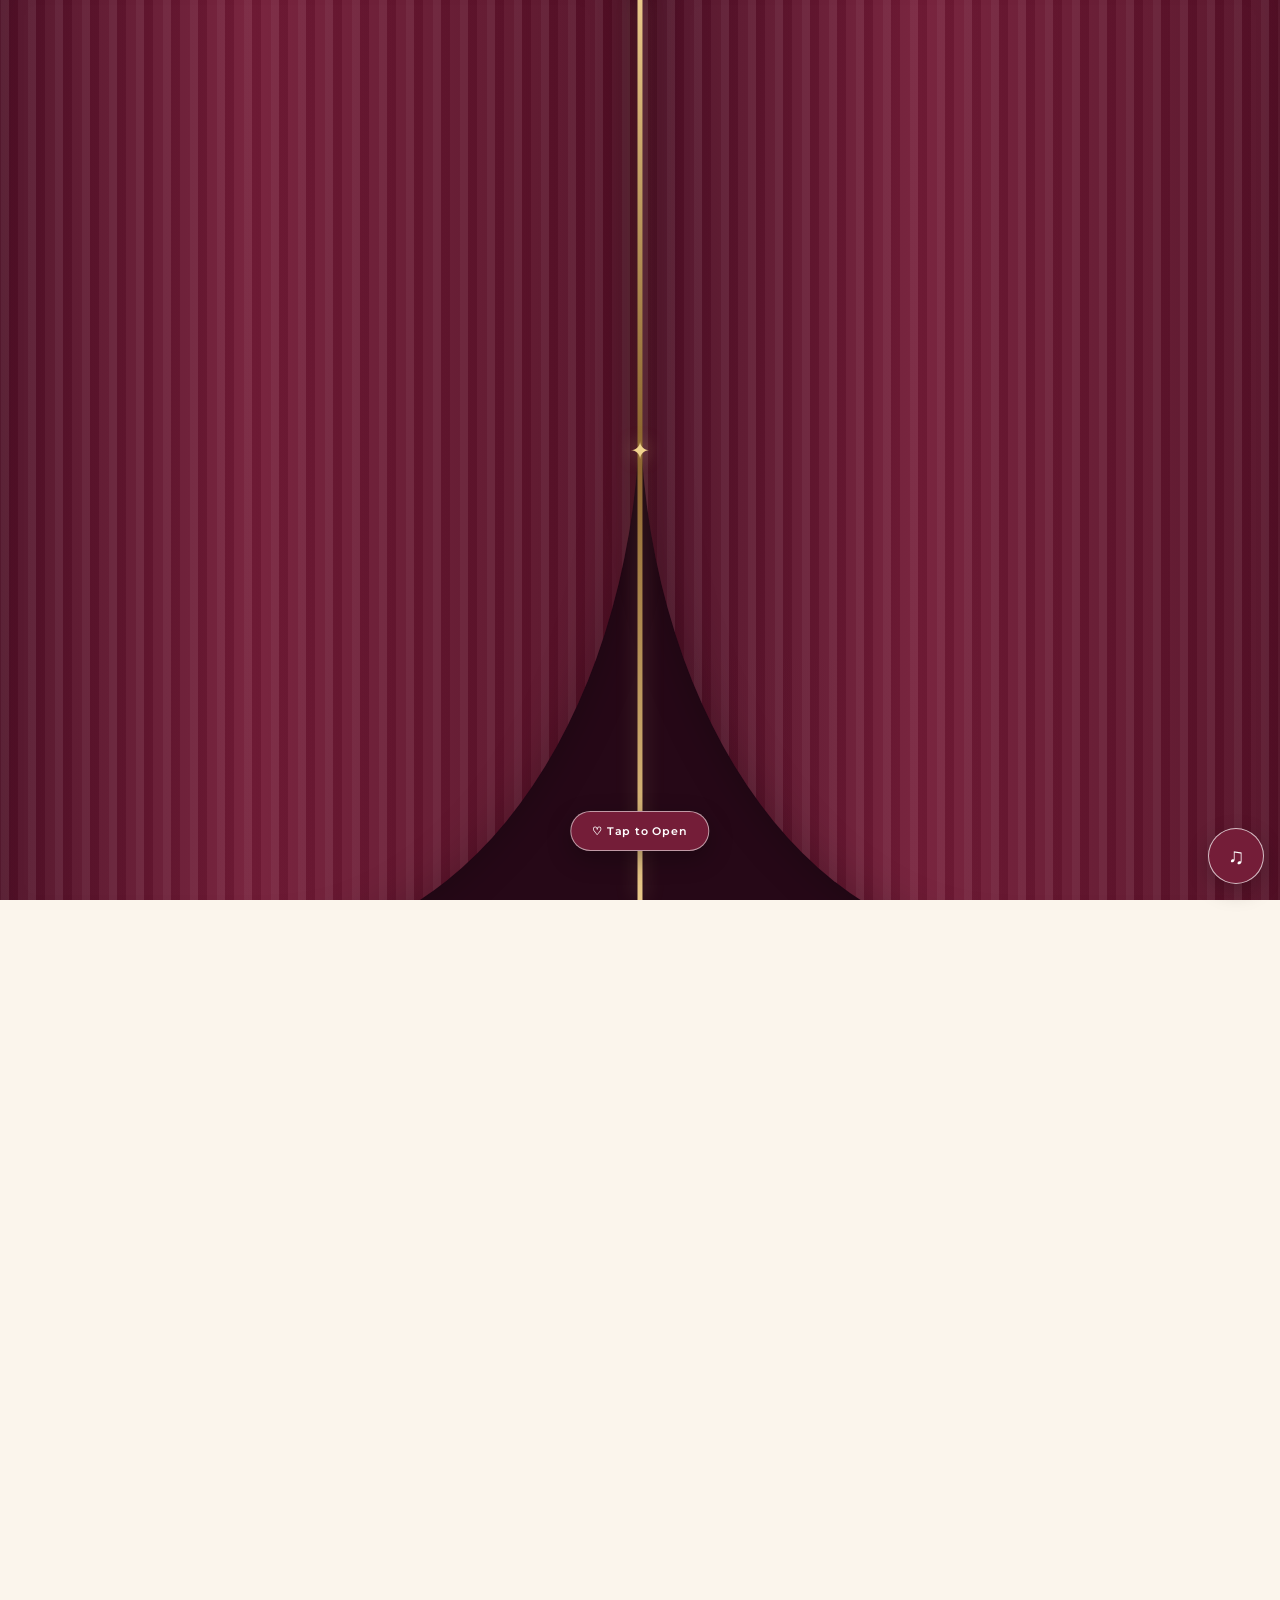
<file: index.html>
<!DOCTYPE html>
<html lang="en">
<head>
<meta charset="UTF-8">
<meta name="viewport" content="width=device-width, initial-scale=1.0, viewport-fit=cover">
<meta name="theme-color" content="#741d38">
<title>Kalai & Agila — Wedding Invitation</title>
<link rel="preconnect" href="https://fonts.googleapis.com">
<link rel="preconnect" href="https://fonts.gstatic.com" crossorigin>
<link href="https://fonts.googleapis.com/css2?family=Cormorant+Garamond:wght@400;500;600;700&family=Great+Vibes&family=Montserrat:wght@400;500;600;700&display=swap" rel="stylesheet">
<link rel="stylesheet" href="style.css">
</head>
<body class="no-scroll">
<div class="petal-layer" id="petals"></div>
<div class="heart-layer" id="hearts"></div>

<!-- 1. CURTAIN OPENING -->
<section class="opening" id="opening" aria-label="Open wedding invitation">
  <button class="front-cover" id="frontCover" aria-label="Tap to open the wedding invitation">
    <span class="cover-tap">♡ Tap to Open</span>
  </button>
  <div class="curtain" id="curtain" aria-hidden="true">
    <div class="curtain-panel curtain-left"></div>
    <div class="curtain-panel curtain-right"></div>
    <div class="curtain-center-ornament">✦</div>
  </div>
</section>

<main id="mainContent" class="site-main" aria-hidden="true">

  <!-- 2. STARTING IMAGE -->
  <section class="image-page starting-page" aria-label="Welcome">
    <img src="images/starting-image-crop.png" alt="Kalai and Agila wedding welcome">
  </section>

  <!-- 3. COUNTDOWN -->
  <section class="section countdown-section">
    <p class="eyebrow">COUNTING DOWN TO OUR SPECIAL DAY</p>
    <h2>Until our forever begins</h2>
    <div class="countdown" id="countdown">
      <div class="time-box"><strong id="days">00</strong><span>Days</span></div>
      <div class="time-box"><strong id="hours">00</strong><span>Hours</span></div>
      <div class="time-box"><strong id="minutes">00</strong><span>Minutes</span></div>
      <div class="time-box"><strong id="seconds">00</strong><span>Seconds</span></div>
    </div>
    <p class="countdown-date">Reception · 12 September 2026 · 6:30 PM</p>
  </section>

  <!-- 4. TINY INVITATION -->
  <section class="section little-glimpse" id="littleGlimpse">
    <p class="eyebrow">A LITTLE GLIMPSE</p>
    <h2>Our Invitation</h2>
    <p class="glimpse-copy">Tap the invitation to open it.</p>
    <button class="glimpse-card" id="glimpseCard" aria-label="Open invitation">
      <span class="glimpse-shadow"></span>
      <span class="glimpse-page glimpse-back"></span>
      <span class="glimpse-page glimpse-front"><img src="invitations/front-cover.jpg" alt="Wedding invitation front"></span>
      <span class="glimpse-open">TAP TO OPEN</span>
    </button>
    <div class="glimpse-reveal" id="glimpseReveal" aria-hidden="true">
      <div class="glimpse-backdrop" data-close-glimpse></div>
      <div class="glimpse-modal-card">
        <button class="glimpse-close" id="glimpseClose" aria-label="Close invitation">×</button>
        <img src="invitations/inside-invitation.jpg" alt="Inside wedding invitation">
      </div>
    </div>
  </section>

  <!-- 5. DETAILS -->
  <section class="section details-section">
    <p class="eyebrow">THE CELEBRATION</p>
    <h2>Wedding Details</h2>
    <div class="details-cards">
      <article class="detail-card">
        <span class="detail-icon">♡</span>
        <p class="detail-label">RECEPTION</p>
        <h3>Saturday · 12 September 2026</h3>
        <strong>6:30 PM onwards</strong>
        <p>Sri Saibaba Swamigal<br>Thirumana Mandapam</p>
        <a class="calendar-btn" href="https://calendar.google.com/calendar/render?action=TEMPLATE&text=Kalai%20%26%20Agila%20%7C%20Reception&dates=20260912T130000Z%2F20260912T153000Z&details=Reception%20for%20Kalai%20%26%20Agila.&location=Sri%20Saibaba%20Swamigal%20Thirumana%20Mandapam%2C%2042%20Bharathi%20St%2C%20T.V.%20Nagar%2C%20Puducherry%20605003" target="_blank" rel="noopener">📅 Add Reception Reminder</a>
      </article>
      <article class="detail-card featured">
        <span class="detail-icon">✦</span>
        <p class="detail-label">MUHURTHAM</p>
        <h3>Sunday · 13 September 2026</h3>
        <strong>7:30 AM – 9:00 AM</strong>
        <p>Sri Saibaba Swamigal<br>Thirumana Mandapam</p>
      </article>
    </div>
  </section>

  <!-- 6. MEMORIES -->
  <section class="section memories-section">
    <p class="eyebrow">OUR SWEET MEMORIES</p>
    <h2>Memories <span>♡</span></h2>
    <p class="memory-intro">Swipe through our memories, or tap Next to continue.</p>
    <div class="memory-slider" id="memorySlider" aria-label="Wedding memories photo gallery">
      <div class="memory-viewport">
        <div class="memory-track" id="memoryTrack">
          <figure class="memory-card"><img src="images/photo01.jpg" alt="Memory 1" loading="lazy"><span>01</span></figure>
          <figure class="memory-card"><img src="images/photo02.jpg" alt="Memory 2" loading="lazy"><span>02</span></figure>
          <figure class="memory-card"><img src="images/photo03.jpg" alt="Memory 3" loading="lazy"><span>03</span></figure>
          <figure class="memory-card"><img src="images/photo04.jpg" alt="Memory 4" loading="lazy"><span>04</span></figure>
          <figure class="memory-card"><img src="images/photo05.jpg" alt="Memory 5" loading="lazy"><span>05</span></figure>
          <figure class="memory-card"><img src="images/photo06.jpg" alt="Memory 6" loading="lazy"><span>06</span></figure>
          <figure class="memory-card"><img src="images/photo07.jpg" alt="Memory 7" loading="lazy"><span>07</span></figure>
          <figure class="memory-card"><img src="images/photo08.jpg" alt="Memory 8" loading="lazy"><span>08</span></figure>
          <figure class="memory-card"><img src="images/photo09.jpg" alt="Memory 9" loading="lazy"><span>09</span></figure>
          <figure class="memory-card"><img src="images/photo10.jpg" alt="Memory 10" loading="lazy"><span>10</span></figure>
          <figure class="memory-card"><img src="images/photo11.jpg" alt="Memory 11" loading="lazy"><span>11</span></figure>
          <figure class="memory-card"><img src="images/photo12.jpg" alt="Memory 12" loading="lazy"><span>12</span></figure>
          <figure class="memory-card"><img src="images/photo13.jpg" alt="Memory 13" loading="lazy"><span>13</span></figure>
          <figure class="memory-card"><img src="images/photo14.jpg" alt="Memory 14" loading="lazy"><span>14</span></figure>
          <figure class="memory-card"><img src="images/memory-15-wedding.jpg" alt="Memory 15 — Forever Begins Here" loading="lazy"><span>15</span></figure>
        </div>
      </div>
      <div class="memory-controls">
        <button class="memory-nav" id="memoryPrev" type="button" aria-label="Previous memory">←</button>
        <div class="memory-dots" id="memoryDots" aria-label="Memory position"></div>
        <button class="memory-nav" id="memoryNext" type="button" aria-label="Next memory">Next →</button>
      </div>
      <p class="swipe-hint">👆 Swipe left or right</p>
    </div>
  </section>

  <!-- 7. VENUE / GOOGLE MAP -->
  <section class="venue-section">
    <div class="venue-copy">
      <p class="eyebrow light">THE VENUE</p>
      <h2>Sri Saibaba Swamigal<br>Thirumana Mandapam</h2>
      <p class="venue-address">42, Bharathi St, T.V. Nagar,<br>Puducherry – 605003</p>
      <div class="venue-photo-card">
        <img src="images/mandapam-front.png" alt="Front view of Sri Saibaba Swamigal Thirumana Mandapam">
        <span>Our celebration venue</span>
      </div>
      <a class="map-btn" href="https://maps.app.goo.gl/aLye7m4GGsHs9hiq9" target="_blank" rel="noopener">📍 Open in Google Maps</a>
    </div>
    <div class="venue-map-wrap">
      <div class="map-frame">
        <iframe src="https://www.google.com/maps/embed?pb=!1m18!1m12!1m3!1d3903.4581370605706!2d79.82591547357057!3d11.942749936602185!2m3!1f0!2f0!3f0!3m2!1i1024!2i768!4f13.1!3m3!1m2!1s0x1106aefa5d5257b5%3A0x7bef54bd80dd1a57!2sSri%20Saibaba%20Swamigal%20Thirumana%20Mandapam!5e0!3m2!1sen!2sin!4v1788810242991!5m2!1sen!2sin" allowfullscreen loading="lazy" referrerpolicy="strict-origin-when-cross-origin" title="Sri Saibaba Swamigal Thirumana Mandapam map"></iframe>
      </div>
    </div>
  </section>

  <!-- 8. BLESSINGS — VIEW ONLY -->
  <section class="section blessings-section">
    <div class="blessing-ornament">❧</div>
    <p class="eyebrow">A NOTE FROM OUR HEARTS</p>
    <h2>Blessings</h2>
    <div class="blessing-card">
      <span class="blessing-card-heart">♡</span>
      <p class="blessing-quote">Your presence is a gift,<br><strong>your blessings are a treasure. ❤️</strong></p>
      <span class="blessing-card-heart">♡</span>
    </div>
  </section>

  <!-- 9. ENDING IMAGE -->
  <section class="image-page ending-page" aria-label="Thank you">
    <img src="images/ending-image-crop.png" alt="Thank you for being part of our story">
  </section>
</main>

<button class="music-btn" id="musicBtn" aria-label="Turn music on or off">♫</button>
<audio id="bgMusic" loop preload="auto"><source src="music/wedding-song.mpeg" type="audio/mpeg"></audio>
<script src="script.js"></script>
</body>
</html>
</file>
<file: style.css>
*{box-sizing:border-box}
:root{--cream:#fbf5ec;--paper:#fffaf3;--blush:#f7e6dc;--maroon:#741d38;--deep:#4d1024;--gold:#b38a4b;--ink:#352b2a;--white:#fffdf8}
html{scroll-behavior:smooth}
body{margin:0;background:var(--cream);color:var(--ink);font-family:Montserrat,Arial,sans-serif;overflow-x:hidden}
body.no-scroll{overflow:hidden}
button,a{font:inherit}button{cursor:pointer}
.petal-layer,.heart-layer{position:fixed;inset:0;pointer-events:none;z-index:300;overflow:hidden}
.petal,.heart{position:absolute;top:-50px;will-change:transform;animation:fall linear forwards;filter:drop-shadow(0 2px 3px rgba(80,30,30,.12))}
.petal{font-size:17px}.heart{font-size:14px;animation-name:heartFall}
@keyframes fall{to{transform:translate3d(var(--drift),110vh,0) rotate(520deg);opacity:0}}
@keyframes heartFall{to{transform:translate3d(var(--drift),110vh,0) rotate(180deg);opacity:0}}

/* CURTAIN — unchanged design */
.opening{position:fixed;inset:0;z-index:200;display:grid;place-items:center;overflow:hidden;background:#3a0c1c}
.front-cover{position:absolute;inset:0;z-index:4;width:100%;height:100%;max-height:none;padding:0;border:0;background:transparent;box-shadow:none;transition:opacity .55s ease,filter .55s ease;touch-action:manipulation}
.front-cover img{display:none}
.front-cover:active{transform:scale(.985)}
.front-cover.covered{opacity:0;transform:scale(1.04);filter:blur(2px);pointer-events:none}
.cover-tap{position:absolute;left:50%;bottom:5.5%;transform:translateX(-50%);display:block;white-space:nowrap;background:var(--maroon);color:#fff;padding:12px 21px;border-radius:999px;font:600 11px Montserrat,Arial,sans-serif;letter-spacing:.8px;box-shadow:0 8px 25px rgba(0,0,0,.28);border:1px solid rgba(255,255,255,.55)}
.curtain{position:absolute;inset:0;z-index:2;pointer-events:none;perspective:1200px;overflow:hidden;background:#260817}
.curtain-panel{position:absolute;top:-5%;height:110%;width:52%;background:repeating-linear-gradient(90deg,rgba(255,255,255,.08) 0 8px,rgba(60,5,25,.12) 8px 17px,rgba(255,255,255,.035) 17px 27px),linear-gradient(90deg,#4d1026,#741d38 42%,#531026 100%);box-shadow:inset 0 0 50px rgba(0,0,0,.24),0 0 40px rgba(0,0,0,.28);transition:transform 1.55s cubic-bezier(.72,0,.18,1),filter 1.55s ease;will-change:transform}
.curtain-left{left:-2%;transform-origin:left center;border-radius:0 0 55% 0}.curtain-right{right:-2%;transform-origin:right center;border-radius:0 0 0 55%}
.curtain:before{content:"";position:absolute;z-index:1;left:50%;top:0;width:5px;height:100%;transform:translateX(-50%);background:linear-gradient(#e9c98a,#8b642d,#e9c98a);box-shadow:0 0 20px rgba(233,201,138,.28)}
.curtain-center-ornament{position:absolute;z-index:3;left:50%;top:50%;transform:translate(-50%,-50%);color:#f1d38e;font-size:24px;text-shadow:0 0 18px rgba(255,221,148,.55);transition:opacity .4s}
.curtain.opening .curtain-left{transform:translateX(-105%) rotateY(18deg) scaleX(.82);filter:brightness(.72)}
.curtain.opening .curtain-right{transform:translateX(105%) rotateY(-18deg) scaleX(.82);filter:brightness(.72)}
.curtain.opening .curtain-center-ornament{opacity:0}
.opening.finished{opacity:0;visibility:hidden;pointer-events:none;transition:opacity .5s ease .1s,visibility 0s linear .6s}

.site-main{opacity:0;visibility:hidden;transition:opacity .8s ease;position:relative}.site-main.revealed{opacity:1;visibility:visible}
.image-page{width:100%;background:#f7eee5;line-height:0;overflow:hidden}.image-page img{display:block;width:100%;height:auto;max-width:100%;margin:0}
.starting-page{background:#f7eee5}.ending-page{background:#f7eee5}

.section{max-width:980px;margin:auto;padding:76px 6vw;text-align:center;position:relative}
.section h2{font:500 clamp(42px,7vw,64px) "Cormorant Garamond",serif;color:var(--maroon);margin:0 0 14px}.eyebrow{font-size:10px;letter-spacing:3.5px;font-weight:600;color:var(--maroon);margin:0 0 13px}
.countdown-section{max-width:none;background:var(--paper);border-top:1px solid rgba(179,138,75,.16);border-bottom:1px solid rgba(179,138,75,.16)}
.countdown{display:flex;justify-content:center;gap:10px;flex-wrap:wrap;margin:28px 0 15px}.time-box{width:calc(50% - 5px);max-width:150px;padding:19px 7px;border:1px solid rgba(179,138,75,.38);background:#fff;border-radius:13px;box-shadow:0 12px 30px rgba(93,45,35,.06)}
.time-box strong{display:block;font:500 42px "Cormorant Garamond",serif;color:var(--maroon);line-height:1}.time-box span{display:block;margin-top:7px;font-size:8px;letter-spacing:1.7px;text-transform:uppercase;color:#8d7468}.countdown-date{font-size:10px;letter-spacing:1px;color:#846d61}

.little-glimpse{max-width:none;background:linear-gradient(180deg,#fffaf4,#f4e3d8);padding-top:68px;padding-bottom:82px}.glimpse-copy{font:19px "Cormorant Garamond",serif;color:#78655d;margin:0 auto 25px}
.glimpse-card{position:relative;display:block;width:210px;height:275px;margin:16px auto 0;border:0;background:transparent;padding:0;perspective:1200px;transform-style:preserve-3d;touch-action:manipulation}.glimpse-shadow{position:absolute;left:10%;right:10%;bottom:4px;height:28px;background:rgba(74,30,30,.16);filter:blur(14px);border-radius:50%}
.glimpse-page{position:absolute;inset:0;background:#fffaf3;border:4px solid #f8efe2;box-shadow:0 20px 42px rgba(64,30,20,.18);overflow:hidden;transition:transform 1.15s cubic-bezier(.2,.8,.2,1),opacity .6s}.glimpse-back{transform:translateZ(-8px);background:linear-gradient(145deg,#f4e5d6,#fffaf4)}.glimpse-front{z-index:2;transform-origin:left center;transform:rotateY(0deg);backface-visibility:hidden}.glimpse-front img{width:100%;height:100%;object-fit:cover;display:block}.glimpse-open{position:absolute;z-index:4;left:50%;bottom:18px;transform:translateX(-50%);background:var(--maroon);color:#fff;border-radius:999px;padding:10px 18px;font:600 9px Montserrat;letter-spacing:1.5px;white-space:nowrap;box-shadow:0 9px 20px rgba(116,29,56,.22);pointer-events:none}
.glimpse-reveal{position:fixed;inset:0;z-index:180;display:grid;place-items:center;opacity:0;visibility:hidden;transition:opacity .35s,visibility .35s}.glimpse-reveal.open{opacity:1;visibility:visible}.glimpse-backdrop{position:absolute;inset:0;background:rgba(38,10,20,.72);backdrop-filter:blur(8px)}.glimpse-modal-card{position:relative;z-index:2;width:min(90vw,470px);max-height:90vh;overflow:auto;background:#fff;border:5px solid #f7eadc;box-shadow:0 25px 70px rgba(0,0,0,.3);transform:translateY(18px) scale(.96);transition:transform .45s ease}.glimpse-reveal.open .glimpse-modal-card{transform:translateY(0) scale(1)}.glimpse-modal-card img{display:block;width:100%;height:auto}.glimpse-close{position:absolute;z-index:3;right:8px;top:8px;width:35px;height:35px;border:1px solid rgba(116,29,56,.3);border-radius:50%;background:#fff;color:var(--maroon);font-size:22px;line-height:1}

.details-section{background:#fffaf4}.details-cards{display:grid;grid-template-columns:1fr 1fr;gap:18px;margin-top:28px}.detail-card{background:#fff;border:1px solid rgba(179,138,75,.25);border-radius:18px;padding:27px 18px;box-shadow:0 12px 30px rgba(75,30,25,.06)}.detail-card.featured{background:linear-gradient(180deg,#fff9f2,#f8e8de)}.detail-icon{font-size:23px;color:var(--gold)}.detail-label{font-size:10px;letter-spacing:2.5px;color:var(--maroon);font-weight:700}.detail-card h3{font:600 24px "Cormorant Garamond",serif;color:var(--ink);margin:8px 0}.detail-card strong{font:600 19px "Cormorant Garamond",serif;color:var(--maroon)}.detail-card p:last-of-type{font:15px/1.45 "Cormorant Garamond",serif;color:#6f5b53}.calendar-btn,.map-btn,.wish-open-btn{display:inline-block;text-decoration:none;background:var(--maroon);color:#fff;border:1px solid var(--maroon);border-radius:999px;padding:11px 17px;font-size:10px;letter-spacing:.5px;box-shadow:0 8px 20px rgba(116,29,56,.18)}

.memories-section{background:var(--paper);max-width:none}.memory-intro{font:19px "Cormorant Garamond",serif;color:#78655d;margin:0 auto 28px}.memory-slider{max-width:520px;margin:auto}.memory-viewport{width:100%;overflow:hidden;border-radius:20px;touch-action:pan-y;box-shadow:0 18px 45px rgba(70,30,25,.12)}.memory-track{display:flex;width:100%;transition:transform .5s cubic-bezier(.2,.8,.2,1);will-change:transform}.memory-card{position:relative;flex:0 0 100%;width:100%;margin:0;background:#fff;padding:7px;border:1px solid #ead7c8;box-shadow:0 9px 20px rgba(70,30,25,.1)}.memory-card img{display:block;width:100%;aspect-ratio:1/1.18;object-fit:cover;border-radius:14px}.memory-card span{position:absolute;right:16px;bottom:16px;font-size:8px;letter-spacing:1px;color:#fff;background:rgba(116,29,56,.78);padding:4px 7px;border-radius:5px}.memory-controls{display:flex;align-items:center;justify-content:center;gap:12px;margin:18px auto 0}.memory-nav{min-width:48px;height:40px;border:1px solid rgba(179,138,75,.45);border-radius:999px;background:#fff;color:var(--maroon);padding:0 15px;font-size:10px;letter-spacing:.6px;box-shadow:0 7px 18px rgba(70,30,25,.07)}.memory-nav:disabled{opacity:.45}.memory-dots{display:flex;justify-content:center;align-items:center;gap:5px;max-width:160px;overflow:hidden}.memory-dot{width:6px;height:6px;border:0;padding:0;border-radius:50%;background:#d9c8bc;flex:0 0 auto}.memory-dot.active{width:18px;border-radius:999px;background:var(--maroon)}.swipe-hint{margin:12px 0 0;font-size:9px;letter-spacing:1.2px;text-transform:uppercase;color:#9a8074}

.venue-section{max-width:none;display:grid;grid-template-columns:1fr 1fr;gap:30px;align-items:center;background:var(--maroon);color:#fff;padding:72px 6vw}.venue-copy{max-width:560px;margin:auto}.eyebrow.light{color:#f7d9b8}.venue-copy h2{font:500 clamp(40px,6vw,60px) "Cormorant Garamond",serif;line-height:1;color:#fff;margin:0 0 17px}.venue-address{font:20px/1.4 "Cormorant Garamond",serif;color:#f8e8d9}.venue-photo-card{margin:22px auto 13px;width:min(100%,430px);padding:6px;background:#fff;box-shadow:0 14px 32px rgba(0,0,0,.22)}.venue-photo-card img{display:block;width:100%;height:auto}.venue-photo-card span{display:block;color:#6e4c3d;background:#fff8ef;padding:8px 6px;font:9px Montserrat;letter-spacing:1px;text-transform:uppercase}.map-btn{background:transparent;border-color:#e8c58e;color:#fff}.venue-map-wrap{width:min(100%,600px);margin:auto}.map-frame{background:#fff;padding:5px;box-shadow:0 20px 50px rgba(0,0,0,.28)}.map-frame iframe{display:block;width:100%;height:390px;border:0}

.blessings-section{background:linear-gradient(180deg,#fffaf4,#f5e4d9)}.blessing-ornament{color:var(--gold);font-size:32px;margin-bottom:8px}.blessing-card{max-width:560px;margin:26px auto 0;padding:28px 20px;border:1px solid rgba(179,138,75,.28);border-radius:20px;background:rgba(255,255,255,.72);box-shadow:0 15px 35px rgba(75,30,25,.07)}.blessing-quote{font:22px/1.45 "Cormorant Garamond",serif;color:#735e55;margin:8px auto}.blessing-quote strong{color:var(--maroon)}.blessing-card-heart{display:block;color:var(--gold);font-size:22px}
.music-btn{position:fixed;right:16px;bottom:16px;z-index:320;width:56px;height:56px;border-radius:50%;border:1px solid rgba(255,255,255,.7);background:var(--maroon);color:#fff;font-size:22px;box-shadow:0 7px 22px rgba(0,0,0,.22)}.music-btn.playing{animation:pulse 1.7s infinite}@keyframes pulse{50%{box-shadow:0 0 0 8px rgba(116,29,56,.1),0 7px 22px rgba(0,0,0,.22)}}

@media(max-width:700px){
  .image-page img{width:100%;height:auto}
  .details-cards{grid-template-columns:1fr}
  .venue-section{grid-template-columns:1fr;padding:65px 5vw}.venue-map-wrap{margin-top:4px}.map-frame iframe{height:330px}
  .memory-slider{max-width:520px}.memory-card{padding:7px}
}
@media(max-width:430px){
  .front-cover{width:100%;height:100%;max-height:none}.cover-tap{bottom:5%;font-size:10px;padding:11px 18px}
  .section{padding:64px 5vw}.section h2{font-size:43px}.time-box{padding:17px 5px}.time-box strong{font-size:40px}
  .glimpse-card{width:205px;height:270px}.details-section{padding-left:5vw;padding-right:5vw}.detail-card h3{font-size:22px}.venue-copy h2{font-size:42px}.venue-address{font-size:19px}.map-frame iframe{height:300px}.memory-gallery{gap:8px}.memory-card{padding:5px}.memory-card img{aspect-ratio:1/1.18}
  .memory-controls{gap:8px}.memory-nav{min-width:44px;padding:0 12px}.memory-dots{max-width:145px}.memory-card{padding:5px}.memory-card img{border-radius:12px}.music-btn{width:52px;height:52px;right:12px;bottom:12px}
}
@media(prefers-reduced-motion:reduce){html{scroll-behavior:auto}*,*::before,*::after{animation-duration:.001ms!important;animation-iteration-count:1!important;transition-duration:.001ms!important}.petal-layer,.heart-layer{display:none}}
</file>
